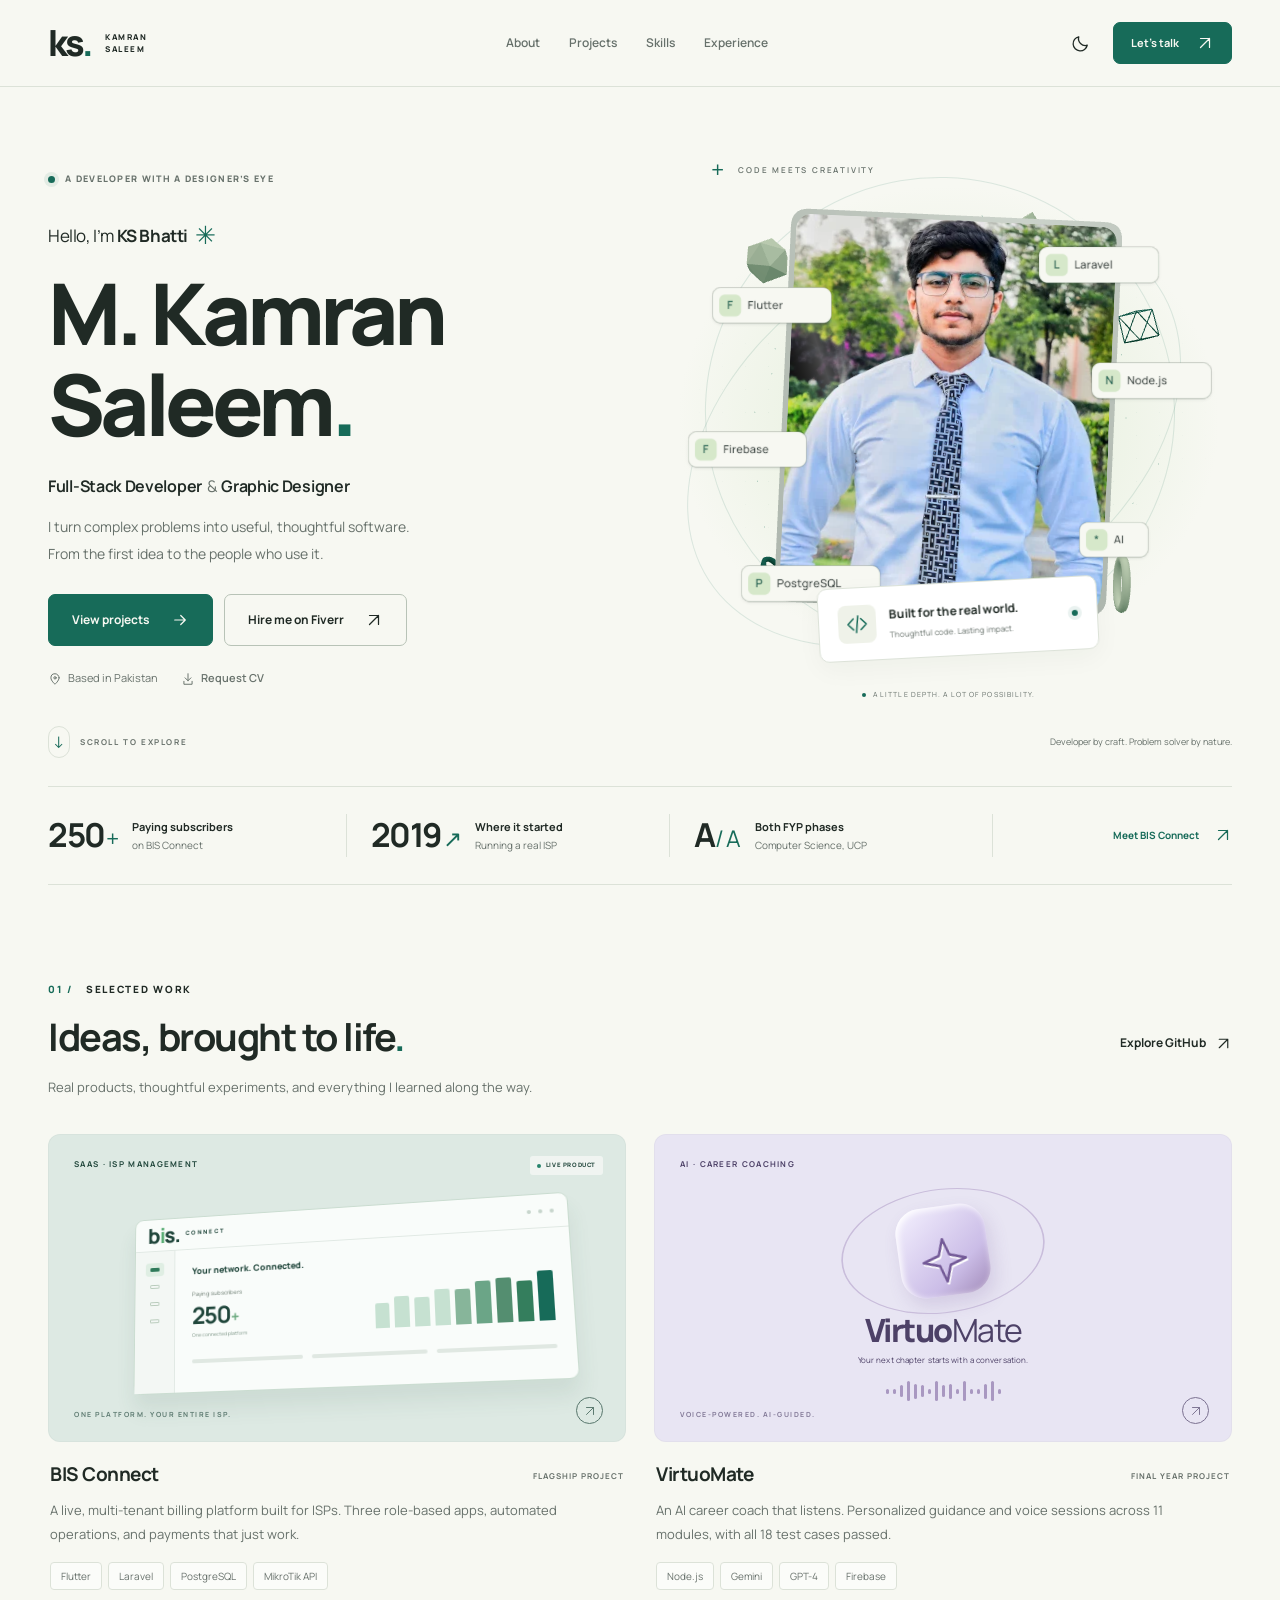
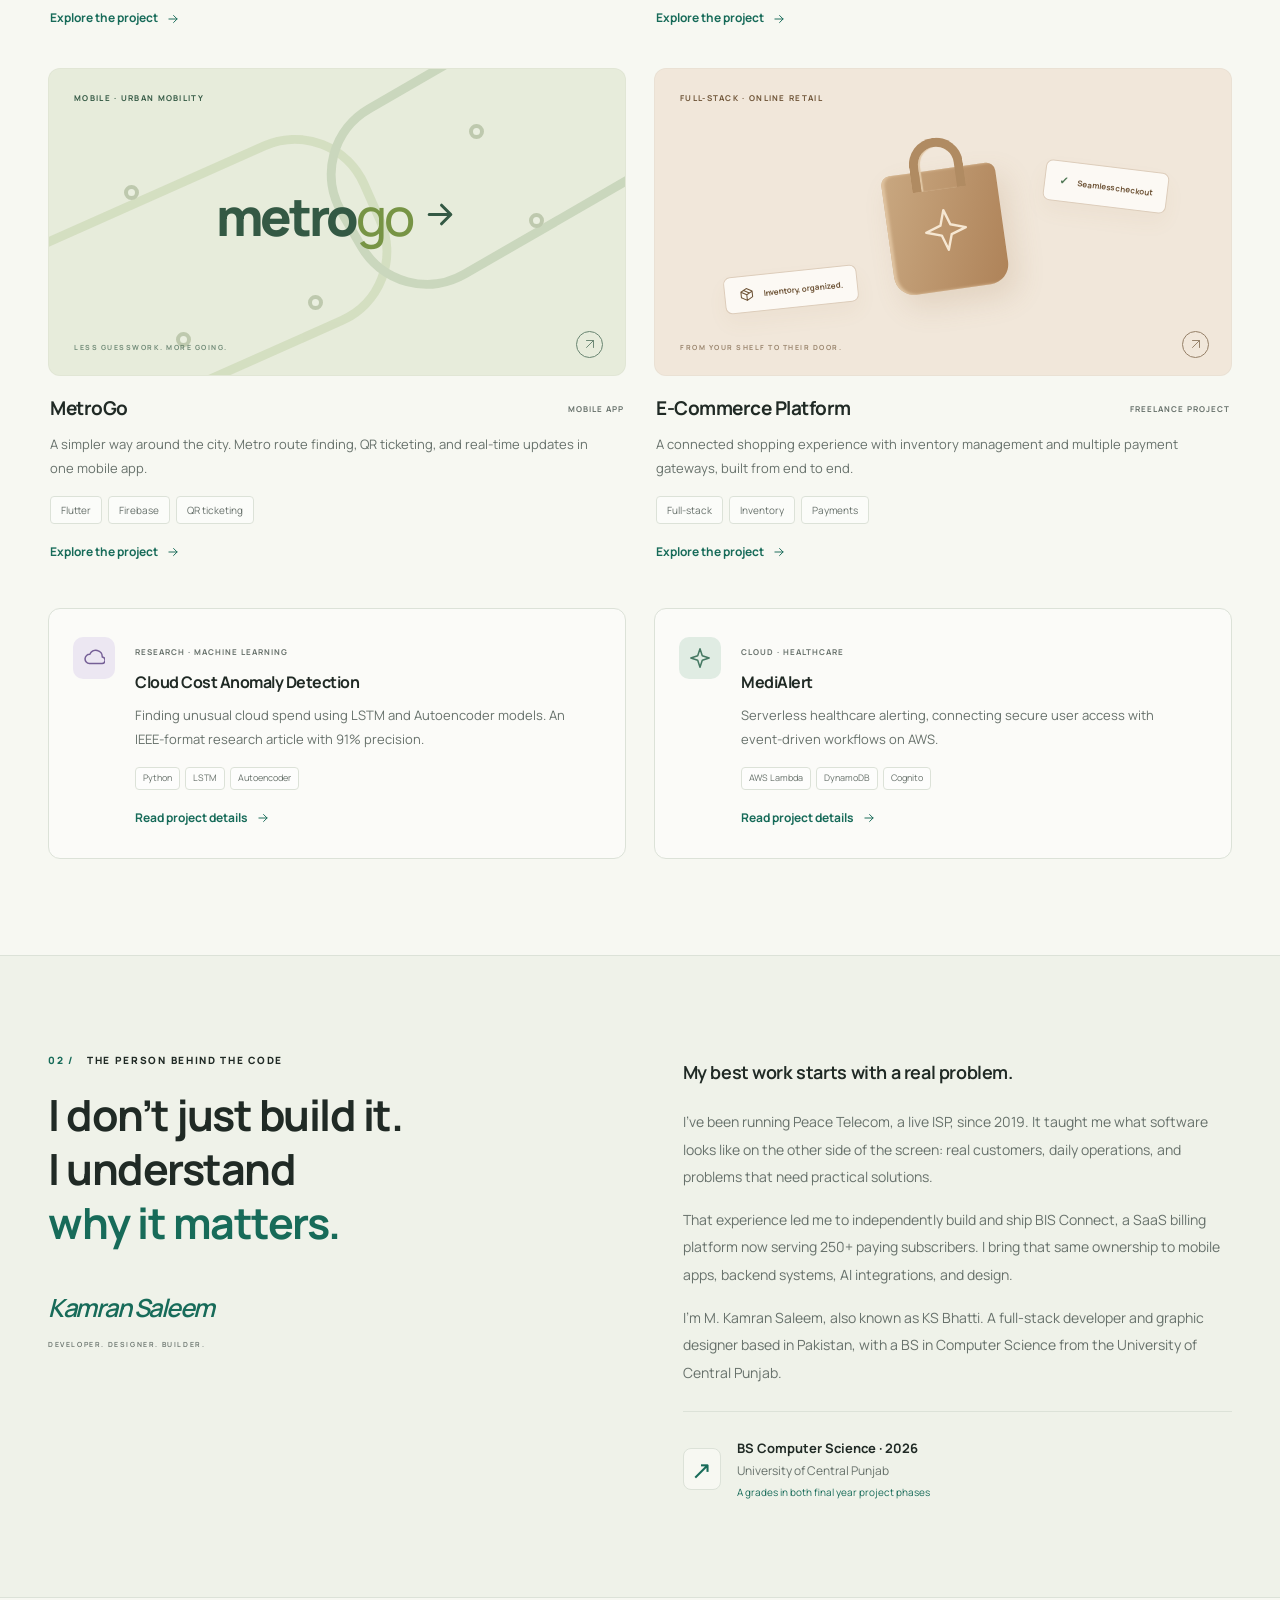
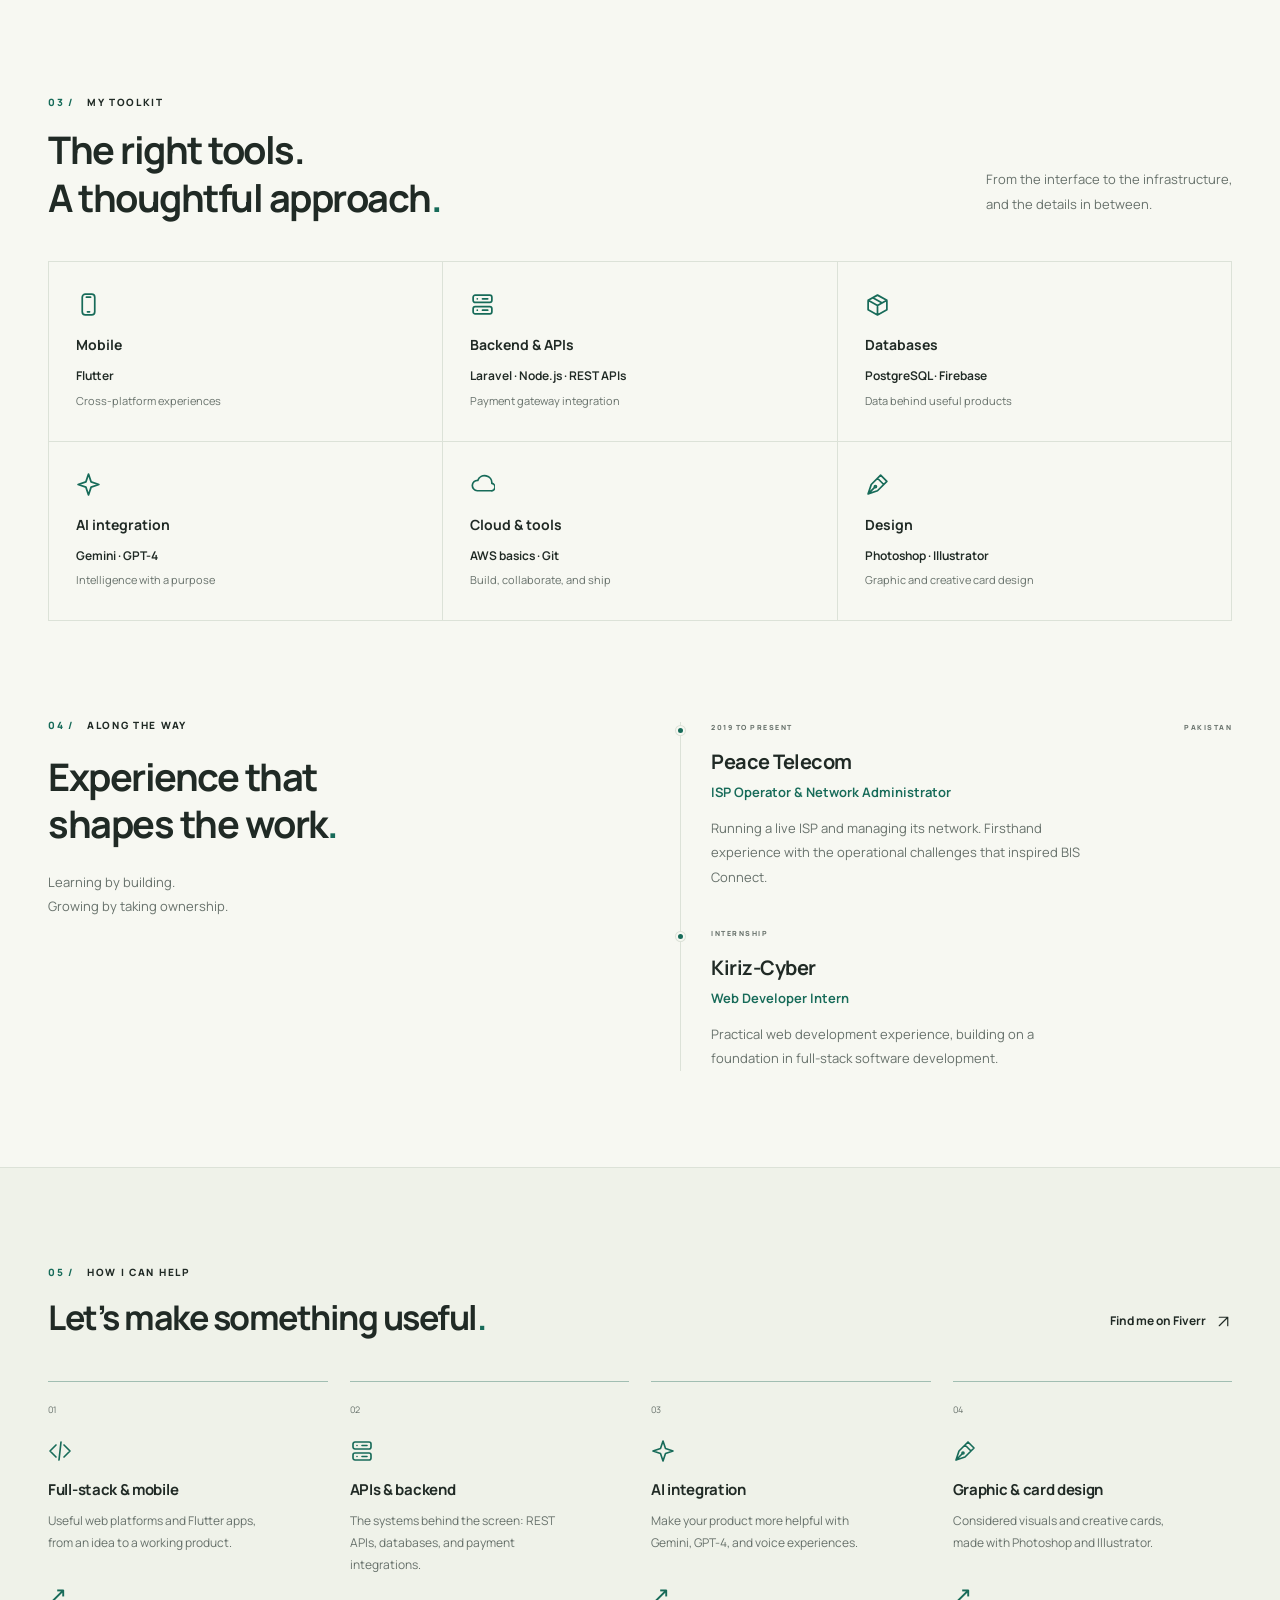
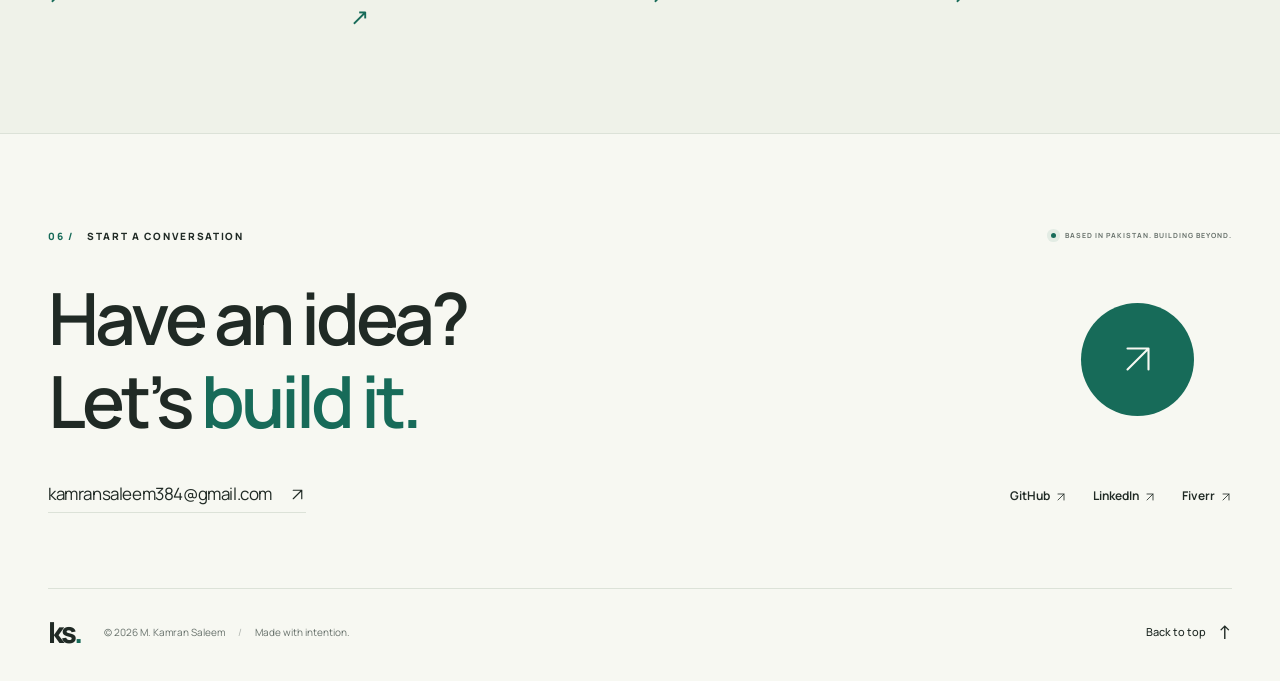
<file: index.html>
<!doctype html>
<html lang="en" data-theme="light">
<head>
  <meta charset="utf-8">
  <meta name="viewport" content="width=device-width, initial-scale=1">
  <meta name="theme-color" content="#f7f8f2">
  <meta name="description" content="M. Kamran Saleem (KS Bhatti), full-stack developer and graphic designer in Pakistan. Creator of BIS Connect, a live ISP billing platform serving 250+ paying subscribers.">
  <meta property="og:type" content="website">
  <meta property="og:title" content="M. Kamran Saleem | Developer & Designer">
  <meta property="og:description" content="Thoughtful code. Real-world impact. Explore full-stack, mobile, AI and design work by KS Bhatti.">
  <meta property="og:image" content="https://ks-bhatti.github.io/assets/profile.jpg">
  <meta property="og:image:alt" content="M. Kamran Saleem, developer and designer">
  <meta property="og:url" content="https://ks-bhatti.github.io/">
  <meta name="twitter:card" content="summary">
  <link rel="canonical" href="https://ks-bhatti.github.io/">
  <link rel="icon" href="assets/favicon.svg" type="image/svg+xml">
  <link rel="preload" href="assets/profile.webp" as="image" type="image/webp">
  <link rel="stylesheet" href="assets/css/style.css">
  <script>try{const t=localStorage.getItem('portfolio-theme');if(t==='dark'||t==='light')document.documentElement.dataset.theme=t;}catch{}</script>
  <script src="assets/js/app.js" defer></script>
  <script type="module" src="assets/js/scene.js"></script>
  <title>M. Kamran Saleem | Developer & Designer</title>
</head>
<body>
  <a class="skip-link" href="#main">Skip to content</a>
  <svg aria-hidden="true" class="icon-library" xmlns="http://www.w3.org/2000/svg" aria-hidden="true">
    <symbol id="i-arrow" viewBox="0 0 24 24"><path d="M5 12h14m-6-6 6 6-6 6"/></symbol>
    <symbol id="i-external" viewBox="0 0 24 24"><path d="M6 18 18 6M6 6h12v12"/></symbol>
    <symbol id="i-download" viewBox="0 0 24 24"><path d="M12 3v12m-5-5 5 5 5-5M5 16v5h14v-5"/></symbol>
    <symbol id="i-sun" viewBox="0 0 24 24"><circle cx="12" cy="12" r="4"/><path d="M12 2v2m0 16v2M2 12h2m16 0h2M5 5l1.5 1.5m11 11L19 19M5 19l1.5-1.5m11-11L19 5"/></symbol>
    <symbol id="i-moon" viewBox="0 0 24 24"><path d="M20.5 14.2A8.7 8.7 0 0 1 9.8 3.5 9 9 0 1 0 20.5 14.2Z"/></symbol>
    <symbol id="i-code" viewBox="0 0 24 24"><path d="m8 6-6 6 6 6m8-12 6 6-6 6m-3-15-2 18"/></symbol>
    <symbol id="i-mail" viewBox="0 0 24 24"><rect x="3" y="5" width="18" height="14" rx="2"/><path d="m3 6 9 7 9-7"/></symbol>
    <symbol id="i-github" viewBox="0 0 24 24"><path d="M9 19c-4 1-4-2-6-2m12 5v-4c0-1-.3-1.8-1-2 3-.4 6-1.5 6-6a5 5 0 0 0-1.5-3.5A5 5 0 0 0 18.4 3S17 2.6 14.5 4a14 14 0 0 0-5 0C7 2.6 5.6 3 5.6 3a5 5 0 0 0-.1 3.5A5 5 0 0 0 4 10c0 4.5 3 5.6 6 6-.7.2-1 1-1 2v4"/></symbol>
    <symbol id="i-linkedin" viewBox="0 0 24 24"><rect x="3" y="3" width="18" height="18" rx="3"/><path d="M7 10v7m0-10v.1M11 17v-7m0 3c0-4 6-4 6 0v4"/></symbol>
    <symbol id="i-pin" viewBox="0 0 24 24"><path d="M19 10c0 5-7 11-7 11S5 15 5 10a7 7 0 1 1 14 0Z"/><circle cx="12" cy="10" r="2"/></symbol>
    <symbol id="i-spark" viewBox="0 0 24 24"><path d="m12 2 2.5 7.5L22 12l-7.5 2.5L12 22l-2.5-7.5L2 12l7.5-2.5Z"/></symbol>
    <symbol id="i-box" viewBox="0 0 24 24"><path d="m12 3 9 5v9l-9 5-9-5V8l9-5ZM3 8l9 5 9-5m-9 5v9M7.5 5.5l9 5"/></symbol>
    <symbol id="i-mobile" viewBox="0 0 24 24"><rect x="6" y="2" width="12" height="20" rx="3"/><path d="M10 5h4m-3 14h2"/></symbol>
    <symbol id="i-server" viewBox="0 0 24 24"><rect x="3" y="3" width="18" height="7" rx="2"/><rect x="3" y="14" width="18" height="7" rx="2"/><path d="M7 6.5h.01M7 17.5h.01M12 6.5h5m-5 11h5"/></symbol>
    <symbol id="i-pen" viewBox="0 0 24 24"><path d="m15 3 6 6-9 9-9 3 3-9 9-9ZM12 6l6 6M3 21l6-6"/><circle cx="10" cy="14" r="1"/></symbol>
    <symbol id="i-cloud" viewBox="0 0 24 24"><path d="M7 18a5 5 0 1 1 .5-10A7 7 0 0 1 21 11a3.5 3.5 0 0 1-1 7H7Z"/></symbol>
  </svg>

  <header class="site-header">
    <div class="nav-wrap container">
      <a class="brand" href="#home" aria-label="KS Bhatti home">ks<span>.</span><span class="brand-name">KAMRAN SALEEM</span></a>
      <nav class="desktop-nav" aria-label="Main navigation">
        <a href="#about">About</a><a href="#projects">Projects</a><a href="#skills">Skills</a><a href="#experience">Experience</a>
      </nav>
      <div class="nav-actions">
        <button class="icon-button theme-toggle" type="button" aria-label="Switch to dark theme" title="Switch theme"><svg aria-hidden="true" class="icon moon"><use href="#i-moon"/></svg><svg aria-hidden="true" class="icon sun"><use href="#i-sun"/></svg></button>
        <a class="button button-small header-contact" href="#contact">Let’s talk <svg aria-hidden="true" class="icon"><use href="#i-external"/></svg></a>
        <button class="menu-toggle icon-button" aria-label="Open navigation" aria-controls="mobile-nav" aria-expanded="false"><span></span><span></span></button>
      </div>
    </div>
    <nav id="mobile-nav" class="mobile-nav" aria-label="Mobile navigation" hidden><a href="#about">About</a><a href="#projects">Projects</a><a href="#skills">Skills</a><a href="#experience">Experience</a><a href="#services">Services</a><a href="#contact">Contact</a></nav>
  </header>

  <main id="main">
    <section class="hero container" id="home" aria-labelledby="hero-title">
      <div class="hero-copy">
        <div class="eyebrow hero-eyebrow"><span class="status-dot"></span> A DEVELOPER WITH A DESIGNER’S EYE</div>
        <p class="hero-intro">Hello, I’m <span>KS Bhatti</span> <span class="wave" aria-hidden="true">✳</span></p>
        <h1 id="hero-title">M. Kamran<br>Saleem<span class="accent">.</span></h1>
        <p class="hero-role">Full-Stack Developer <span>&</span> Graphic Designer</p>
        <p class="hero-description">I turn complex problems into useful, thoughtful software. From the first idea to the people who use it.</p>
        <div class="hero-buttons"><a class="button" href="#projects">View projects <svg aria-hidden="true" class="icon"><use href="#i-arrow"/></svg></a><a class="button button-outline" href="https://www.fiverr.com/sellers/ks_thedeveloper" target="_blank" rel="noopener noreferrer">Hire me on Fiverr <svg aria-hidden="true" class="icon"><use href="#i-external"/></svg></a></div>
        <div class="hero-meta"><span><svg aria-hidden="true" class="icon"><use href="#i-pin"/></svg> Based in Pakistan</span><a class="text-link cv-link" href="mailto:kamransaleem384@gmail.com?subject=CV%20request" aria-describedby="cv-note"><svg aria-hidden="true" class="icon"><use href="#i-download"/></svg><span>Request CV</span></a></div>
        <span id="cv-note" class="sr-only">The CV download has not been added yet. Request a copy by email.</span>
      </div>
      <div class="hero-visual">
        <div class="scene-orbit orbit-one" aria-hidden="true"></div><div class="scene-orbit orbit-two" aria-hidden="true"></div>
        <div class="hero-corner-label"><span class="crosshair" aria-hidden="true">+</span> CODE MEETS CREATIVITY</div>
        <div id="hero-scene" role="img" aria-label="A floating portrait of M. Kamran Saleem surrounded by his development tools">
          <div class="portrait-fallback"><picture><source srcset="assets/profile.webp" type="image/webp"><img src="assets/profile.jpg" width="432" height="432" alt="M. Kamran Saleem wearing glasses, a light blue shirt and a patterned tie" fetchpriority="high"></picture></div>
        </div>
        <div class="portrait-caption"><span class="caption-icon"><svg aria-hidden="true" class="icon"><use href="#i-code"/></svg></span><div><strong>Built for the real world.</strong><span>Thoughtful code. Lasting impact.</span></div><span class="status-dot"></span></div>
        <div class="scene-bottom"><span><span class="tiny-dot"></span> A LITTLE DEPTH. A LOT OF POSSIBILITY.</span><button id="motion-toggle" class="motion-button" type="button" hidden>Enable motion</button></div>
      </div>
      <div class="hero-bottom"><a href="#projects" class="scroll-hint"><span>↓</span> SCROLL TO EXPLORE</a><span class="hero-note">Developer by craft. Problem solver by nature.</span></div>
    </section>

    <div class="proof-strip container" aria-label="Career highlights">
      <div><strong>250<span>+</span></strong><p>Paying subscribers<span>on BIS Connect</span></p></div>
      <div><strong>2019<span>↗</span></strong><p>Where it started<span>Running a real ISP</span></p></div>
      <div><strong>A<span>/ A</span></strong><p>Both FYP phases<span>Computer Science, UCP</span></p></div>
      <a href="https://ks-bhatti.github.io/bis-connect-web/" target="_blank" rel="noopener noreferrer" class="proof-link">Meet BIS Connect<svg aria-hidden="true" class="icon"><use href="#i-external"/></svg></a>
    </div>

    <section class="section projects-section container" id="projects" aria-labelledby="projects-title">
      <div class="section-heading reveal"><div><p class="eyebrow"><span>01 /</span> SELECTED WORK</p><h2 id="projects-title">Ideas, brought to life<span class="accent">.</span></h2></div><a class="text-link" href="https://github.com/ks-bhatti" target="_blank" rel="noopener noreferrer">Explore GitHub <svg aria-hidden="true" class="icon"><use href="#i-external"/></svg></a></div>
      <p class="section-lead reveal">Real products, thoughtful experiments, and everything I learned along the way.</p>
      <div class="project-grid">
        <article class="project-card reveal" data-project="bis">
          <a class="project-art art-bis" href="https://ks-bhatti.github.io/bis-connect-web/" target="_blank" rel="noopener noreferrer" aria-label="Visit the live BIS Connect website">
            <span class="art-label">SAAS · ISP MANAGEMENT</span><span class="live-pill"><span></span> LIVE PRODUCT</span>
            <div class="billing-window" aria-hidden="true"><div class="window-top"><span class="bis-logo">b<span>i</span>s.</span><span>CONNECT</span><i></i><i></i><i></i></div><div class="billing-content"><div class="billing-side"><span class="selected"></span><span></span><span></span><span></span></div><div class="billing-main"><div class="billing-greeting">Your network. Connected.</div><div class="billing-stats"><div><small>Paying subscribers</small><b>250<span>+</span></b><em>One connected platform</em></div><div class="chart-bars"><i></i><i></i><i></i><i></i><i></i><i></i><i></i><i></i><i></i></div></div><div class="billing-lines"><span></span><span></span><span></span></div></div></div></div>
            <span class="art-bottom">ONE PLATFORM. YOUR ENTIRE ISP.</span><span class="art-arrow"><svg aria-hidden="true" class="icon"><use href="#i-external"/></svg></span>
          </a>
          <div class="project-info"><div class="project-title-row"><h3>BIS Connect</h3><span class="project-type">FLAGSHIP PROJECT</span></div><p>A live, multi-tenant billing platform built for ISPs. Three role-based apps, automated operations, and payments that just work.</p><div class="tags"><span>Flutter</span><span>Laravel</span><span>PostgreSQL</span><span>MikroTik API</span></div><button class="project-detail-link text-link" data-open-project="bis">Explore the project <svg aria-hidden="true" class="icon"><use href="#i-arrow"/></svg></button></div>
        </article>
        <article class="project-card reveal" data-project="virtuo">
          <button class="project-art art-virtuo" data-open-project="virtuo" aria-label="Read about VirtuoMate">
            <span class="art-label">AI · CAREER COACHING</span><div class="virtuo-orb" aria-hidden="true"><span></span><svg aria-hidden="true" class="icon"><use href="#i-spark"/></svg></div><div class="virtuo-name">Virtuo<span>Mate</span></div><p class="art-subtitle">Your next chapter starts with a conversation.</p><div class="voice-wave" aria-hidden="true"><i></i><i></i><i></i><i></i><i></i><i></i><i></i><i></i><i></i><i></i><i></i><i></i><i></i><i></i><i></i><i></i><i></i></div><span class="art-bottom">VOICE-POWERED. AI-GUIDED.</span><span class="art-arrow"><svg aria-hidden="true" class="icon"><use href="#i-external"/></svg></span>
          </button>
          <div class="project-info"><div class="project-title-row"><h3>VirtuoMate</h3><span class="project-type">FINAL YEAR PROJECT</span></div><p>An AI career coach that listens. Personalized guidance and voice sessions across 11 modules, with all 18 test cases passed.</p><div class="tags"><span>Node.js</span><span>Gemini</span><span>GPT-4</span><span>Firebase</span></div><button class="project-detail-link text-link" data-open-project="virtuo">Explore the project <svg aria-hidden="true" class="icon"><use href="#i-arrow"/></svg></button></div>
        </article>
        <article class="project-card reveal" data-project="metro">
          <button class="project-art art-metro" data-open-project="metro" aria-label="Read about MetroGo"><span class="art-label">MOBILE · URBAN MOBILITY</span><div class="metro-map" aria-hidden="true"><span class="route route-one"></span><span class="route route-two"></span><i class="station s1"></i><i class="station s2"></i><i class="station s3"></i><i class="station s4"></i><i class="station s5"></i></div><div class="metro-brand">metro<span>go</span><svg aria-hidden="true" class="icon"><use href="#i-arrow"/></svg></div><span class="art-bottom">LESS GUESSWORK. MORE GOING.</span><span class="art-arrow"><svg aria-hidden="true" class="icon"><use href="#i-external"/></svg></span></button>
          <div class="project-info"><div class="project-title-row"><h3>MetroGo</h3><span class="project-type">MOBILE APP</span></div><p>A simpler way around the city. Metro route finding, QR ticketing, and real-time updates in one mobile app.</p><div class="tags"><span>Flutter</span><span>Firebase</span><span>QR ticketing</span></div><button class="project-detail-link text-link" data-open-project="metro">Explore the project <svg aria-hidden="true" class="icon"><use href="#i-arrow"/></svg></button></div>
        </article>
        <article class="project-card reveal" data-project="commerce">
          <button class="project-art art-commerce" data-open-project="commerce" aria-label="Read about the E-Commerce Platform"><span class="art-label">FULL-STACK · ONLINE RETAIL</span><div class="commerce-graphic" aria-hidden="true"><div class="shopping-bag"><span></span><svg aria-hidden="true" class="icon"><use href="#i-spark"/></svg></div><div class="order-chip"><span>✓</span> Seamless checkout</div><div class="inventory-chip"><svg aria-hidden="true" class="icon"><use href="#i-box"/></svg> Inventory, organized.</div></div><span class="art-bottom">FROM YOUR SHELF TO THEIR DOOR.</span><span class="art-arrow"><svg aria-hidden="true" class="icon"><use href="#i-external"/></svg></span></button>
          <div class="project-info"><div class="project-title-row"><h3>E-Commerce Platform</h3><span class="project-type">FREELANCE PROJECT</span></div><p>A connected shopping experience with inventory management and multiple payment gateways, built from end to end.</p><div class="tags"><span>Full-stack</span><span>Inventory</span><span>Payments</span></div><button class="project-detail-link text-link" data-open-project="commerce">Explore the project <svg aria-hidden="true" class="icon"><use href="#i-arrow"/></svg></button></div>
        </article>
        <article class="project-card compact-project reveal" data-project="cloud"><div class="compact-icon lavender"><svg aria-hidden="true" class="icon"><use href="#i-cloud"/></svg></div><div class="project-info"><span class="project-type">RESEARCH · MACHINE LEARNING</span><h3>Cloud Cost Anomaly Detection</h3><p>Finding unusual cloud spend using LSTM and Autoencoder models. An IEEE-format research article with 91% precision.</p><div class="tags"><span>Python</span><span>LSTM</span><span>Autoencoder</span></div><button class="project-detail-link text-link" data-open-project="cloud">Read project details <svg aria-hidden="true" class="icon"><use href="#i-arrow"/></svg></button></div></article>
        <article class="project-card compact-project reveal" data-project="medialert"><div class="compact-icon sage"><svg aria-hidden="true" class="icon"><use href="#i-spark"/></svg></div><div class="project-info"><span class="project-type">CLOUD · HEALTHCARE</span><h3>MediAlert</h3><p>Serverless healthcare alerting, connecting secure user access with event-driven workflows on AWS.</p><div class="tags"><span>AWS Lambda</span><span>DynamoDB</span><span>Cognito</span></div><button class="project-detail-link text-link" data-open-project="medialert">Read project details <svg aria-hidden="true" class="icon"><use href="#i-arrow"/></svg></button></div></article>
      </div>
    </section>

    <section class="about-section section" id="about" aria-labelledby="about-title"><div class="container about-grid">
      <div class="about-heading reveal"><p class="eyebrow"><span>02 /</span> THE PERSON BEHIND THE CODE</p><h2 id="about-title">I don’t just build it.<br>I understand<br><span class="accent">why it matters.</span></h2><div class="about-signature">Kamran Saleem<span>DEVELOPER. DESIGNER. BUILDER.</span></div></div>
      <div class="about-copy reveal"><p class="large-copy">My best work starts with a real problem.</p><p>I’ve been running Peace Telecom, a live ISP, since 2019. It taught me what software looks like on the other side of the screen: real customers, daily operations, and problems that need practical solutions.</p><p>That experience led me to independently build and ship BIS Connect, a SaaS billing platform now serving 250+ paying subscribers. I bring that same ownership to mobile apps, backend systems, AI integrations, and design.</p><p>I’m M. Kamran Saleem, also known as KS Bhatti. A full-stack developer and graphic designer based in Pakistan, with a BS in Computer Science from the University of Central Punjab.</p><div class="education-note"><span class="education-icon" aria-hidden="true">↗</span><div><strong>BS Computer Science · 2026</strong><span>University of Central Punjab</span><small>A grades in both final year project phases</small></div></div></div>
    </div></section>

    <section class="section container" id="skills" aria-labelledby="skills-title"><div class="section-heading reveal"><div><p class="eyebrow"><span>03 /</span> MY TOOLKIT</p><h2 id="skills-title">The right tools.<br>A thoughtful approach<span class="accent">.</span></h2></div><p class="heading-note">From the interface to the infrastructure,<br>and the details in between.</p></div>
      <div class="skills-grid">
        <div class="skill-group reveal"><svg aria-hidden="true" class="icon"><use href="#i-mobile"/></svg><h3>Mobile</h3><p>Flutter</p><span>Cross-platform experiences</span></div>
        <div class="skill-group reveal"><svg aria-hidden="true" class="icon"><use href="#i-server"/></svg><h3>Backend & APIs</h3><p>Laravel · Node.js · REST APIs</p><span>Payment gateway integration</span></div>
        <div class="skill-group reveal"><svg aria-hidden="true" class="icon"><use href="#i-box"/></svg><h3>Databases</h3><p>PostgreSQL · Firebase</p><span>Data behind useful products</span></div>
        <div class="skill-group reveal"><svg aria-hidden="true" class="icon"><use href="#i-spark"/></svg><h3>AI integration</h3><p>Gemini · GPT-4</p><span>Intelligence with a purpose</span></div>
        <div class="skill-group reveal"><svg aria-hidden="true" class="icon"><use href="#i-cloud"/></svg><h3>Cloud & tools</h3><p>AWS basics · Git</p><span>Build, collaborate, and ship</span></div>
        <div class="skill-group reveal"><svg aria-hidden="true" class="icon"><use href="#i-pen"/></svg><h3>Design</h3><p>Photoshop · Illustrator</p><span>Graphic and creative card design</span></div>
      </div>
    </section>

    <section class="section container experience-section" id="experience" aria-labelledby="experience-title"><div class="experience-intro reveal"><p class="eyebrow"><span>04 /</span> ALONG THE WAY</p><h2 id="experience-title">Experience that<br>shapes the work<span class="accent">.</span></h2><p>Learning by building.<br>Growing by taking ownership.</p></div><div class="timeline">
      <article class="timeline-item reveal"><span class="timeline-dot"></span><div class="timeline-top"><span>2019 TO PRESENT</span><span>PAKISTAN</span></div><h3>Peace Telecom</h3><p class="timeline-role">ISP Operator & Network Administrator</p><p>Running a live ISP and managing its network. Firsthand experience with the operational challenges that inspired BIS Connect.</p></article>
      <article class="timeline-item reveal"><span class="timeline-dot"></span><div class="timeline-top"><span>INTERNSHIP</span></div><h3>Kiriz-Cyber</h3><p class="timeline-role">Web Developer Intern</p><p>Practical web development experience, building on a foundation in full-stack software development.</p></article>
    </div></section>

    <section class="section services-section" id="services" aria-labelledby="services-title"><div class="container"><div class="section-heading reveal"><div><p class="eyebrow"><span>05 /</span> HOW I CAN HELP</p><h2 id="services-title">Let’s make something useful<span class="accent">.</span></h2></div><a class="text-link" href="https://www.fiverr.com/sellers/ks_thedeveloper" target="_blank" rel="noopener noreferrer">Find me on Fiverr <svg aria-hidden="true" class="icon"><use href="#i-external"/></svg></a></div><div class="service-grid">
      <a class="service-item reveal" href="mailto:kamransaleem384@gmail.com?subject=Full-stack%20and%20mobile%20project"><span class="service-number">01</span><svg aria-hidden="true" class="icon"><use href="#i-code"/></svg><h3>Full-stack & mobile</h3><p>Useful web platforms and Flutter apps, from an idea to a working product.</p><span class="service-arrow">↗</span></a>
      <a class="service-item reveal" href="mailto:kamransaleem384@gmail.com?subject=API%20and%20backend%20project"><span class="service-number">02</span><svg aria-hidden="true" class="icon"><use href="#i-server"/></svg><h3>APIs & backend</h3><p>The systems behind the screen: REST APIs, databases, and payment integrations.</p><span class="service-arrow">↗</span></a>
      <a class="service-item reveal" href="mailto:kamransaleem384@gmail.com?subject=AI%20integration%20project"><span class="service-number">03</span><svg aria-hidden="true" class="icon"><use href="#i-spark"/></svg><h3>AI integration</h3><p>Make your product more helpful with Gemini, GPT-4, and voice experiences.</p><span class="service-arrow">↗</span></a>
      <a class="service-item reveal" href="mailto:kamransaleem384@gmail.com?subject=Graphic%20design%20project"><span class="service-number">04</span><svg aria-hidden="true" class="icon"><use href="#i-pen"/></svg><h3>Graphic & card design</h3><p>Considered visuals and creative cards, made with Photoshop and Illustrator.</p><span class="service-arrow">↗</span></a>
    </div></div></section>

    <section class="contact-section section container" id="contact" aria-labelledby="contact-title"><div class="contact-top reveal"><p class="eyebrow"><span>06 /</span> START A CONVERSATION</p><span><span class="status-dot"></span> BASED IN PAKISTAN. BUILDING BEYOND.</span></div><div class="contact-main reveal"><h2 id="contact-title">Have an idea?<br>Let’s <span>build it.</span></h2><a class="contact-circle" href="mailto:kamransaleem384@gmail.com" aria-label="Email Kamran about your project"><svg aria-hidden="true" class="icon"><use href="#i-external"/></svg></a></div><div class="contact-bottom reveal"><a class="email-link" href="mailto:kamransaleem384@gmail.com">kamransaleem384@gmail.com <svg aria-hidden="true" class="icon"><use href="#i-external"/></svg></a><div class="social-links"><a href="https://github.com/ks-bhatti" target="_blank" rel="noopener noreferrer">GitHub <svg aria-hidden="true" class="icon"><use href="#i-external"/></svg></a><a href="https://www.linkedin.com/in/kamransaleem-dev" target="_blank" rel="noopener noreferrer">LinkedIn <svg aria-hidden="true" class="icon"><use href="#i-external"/></svg></a><a href="https://www.fiverr.com/sellers/ks_thedeveloper" target="_blank" rel="noopener noreferrer">Fiverr <svg aria-hidden="true" class="icon"><use href="#i-external"/></svg></a></div></div></section>
  </main>
  <footer class="footer container"><a class="brand" href="#home" aria-label="Back to the top">ks<span>.</span></a><p>© <span id="year">2026</span> M. Kamran Saleem<span class="footer-separator">/</span>Made with intention.</p><a class="text-link" href="#home">Back to top <span>↑</span></a></footer>

  <dialog id="project-dialog" aria-labelledby="dialog-title"><button class="dialog-close icon-button" aria-label="Close project details">×</button><p class="eyebrow" id="dialog-type"></p><h2 id="dialog-title"></h2><p id="dialog-description"></p><ul id="dialog-points"></ul><div class="tags" id="dialog-tags"></div><div class="dialog-actions" id="dialog-actions"></div></dialog>
  <div id="announcement" class="sr-only" role="status" aria-live="polite"></div>
</body>
</html>
</file>
<file: assets/css/style.css>
@font-face{font-family:Manrope;src:url('../fonts/manrope-latin-variable.woff2') format('woff2');font-style:normal;font-weight:400 800;font-display:swap}
:root{--bg:#f7f8f2;--surface:#fff;--surface-soft:#eff2e9;--text:#202a25;--muted:#67716b;--accent:#176b59;--accent-hover:#105242;--mint:#d6e8ca;--line:#dce2d8;--header:rgba(247,248,242,.92);--shadow:0 20px 60px #24392a0a;--radius:16px;color-scheme:light;scroll-behavior:smooth;scroll-padding-top:100px}
:root[data-theme=dark]{--bg:#111b18;--surface:#18251f;--surface-soft:#1b2b24;--text:#edf2e8;--muted:#a8b8ae;--accent:#a6d7b2;--accent-hover:#c9e7cc;--mint:#274635;--line:#304036;--header:rgba(17,27,24,.94);--shadow:0 20px 60px #0002;color-scheme:dark}
*{box-sizing:border-box}body{margin:0;background:var(--bg);color:var(--text);font-family:Manrope,Arial,sans-serif;font-size:15px;line-height:1.7;-webkit-font-smoothing:antialiased}a{color:inherit;text-decoration:none}button{font:inherit;color:inherit;cursor:pointer}button,a{-webkit-tap-highlight-color:transparent}button{border:0;background:none}button:disabled{cursor:not-allowed}img{display:block;max-width:100%}h1,h2,h3,p{margin:0}h1,h2,h3{line-height:1.15;font-weight:700}button:focus-visible,a:focus-visible{outline:3px solid var(--accent);outline-offset:5px}::selection{background:var(--mint);color:var(--text)}[hidden]{display:none!important}.container{width:min(1184px,calc(100% - 96px));margin-inline:auto}.icon{width:22px;height:22px;fill:none;stroke:currentColor;stroke-width:1.65;stroke-linecap:round;stroke-linejoin:round;flex:none;vertical-align:middle}.icon-library{position:absolute;width:0;height:0;overflow:hidden}.sr-only{position:absolute;width:1px;height:1px;padding:0;margin:-1px;overflow:hidden;clip:rect(0,0,0,0);white-space:nowrap;border:0}.skip-link{position:fixed;top:12px;left:12px;z-index:100;background:var(--accent);color:var(--bg);padding:10px 20px;transform:translateY(-150%);border-radius:8px}.skip-link:focus{transform:translateY(0)}.accent{color:var(--accent)}.eyebrow{font-size:10px;font-weight:800;letter-spacing:1.7px;display:flex;gap:13px;align-items:center;line-height:1.6}.eyebrow>span:first-child:not(.status-dot){color:var(--accent)}.status-dot{display:inline-block;width:7px;height:7px;background:var(--accent);border-radius:100%;box-shadow:0 0 0 4px color-mix(in srgb,var(--accent) 9%,transparent);flex:none}.text-link{display:inline-flex;align-items:center;gap:9px;font-size:12px;font-weight:700;line-height:1.7;padding:2px 0}.text-link .icon{width:17px;height:17px}.text-link:hover{color:var(--accent)}.button{display:inline-flex;align-items:center;justify-content:center;gap:21px;padding:16px 23px;border:1px solid var(--accent);border-radius:7px;background:var(--accent);color:var(--bg);font-weight:700;font-size:12px;line-height:1.5;transition:background .2s,transform .2s;white-space:nowrap}.button:hover{background:var(--accent-hover);transform:translateY(-2px)}.button .icon{width:18px;height:18px}.button-outline{background:transparent;color:var(--text);border-color:#b8c3b7}.button-outline:hover{background:var(--surface-soft)}.button-small{font-size:11px;padding:11px 17px;gap:17px}.icon-button{display:grid;place-items:center;width:39px;height:39px;border:1px solid var(--line);border-radius:100%;background:transparent}.icon-button:hover{background:var(--surface-soft)}
.site-header{position:sticky;top:0;z-index:30;background:var(--header);backdrop-filter:blur(20px);border-bottom:1px solid var(--line)}.nav-wrap{display:flex;align-items:center;justify-content:space-between;height:86px}.brand{display:inline-flex;align-items:center;font-size:36px;letter-spacing:-3px;font-weight:800;line-height:1}.brand>span:first-child{color:var(--accent)}.brand-name{font-size:8px;line-height:1.5;letter-spacing:1.6px;font-weight:800;margin-left:14px;max-width:70px}.desktop-nav{display:flex;align-items:center;gap:29px;margin-left:38px}.desktop-nav a{font-size:11px;font-weight:600;color:var(--muted);transition:color .2s}.desktop-nav a:hover,.desktop-nav a.active{color:var(--accent)}.nav-actions{display:flex;gap:13px;align-items:center}.theme-toggle{border:0}.theme-toggle .icon{width:19px;height:19px}.theme-toggle .sun{display:none}[data-theme=dark] .theme-toggle .moon{display:none}[data-theme=dark] .theme-toggle .sun{display:block}.menu-toggle,.mobile-nav{display:none}
.hero{position:relative;display:grid;grid-template-columns:1.04fr 1fr;column-gap:28px;padding-top:50px;padding-bottom:24px}.hero-copy{padding-top:35px;position:relative;z-index:2}.hero-eyebrow{font-size:9px;letter-spacing:1.3px;gap:10px;color:var(--muted)}.hero-intro{font-size:17px;margin-top:28px;letter-spacing:-.4px}.hero-intro>span:first-child{font-weight:700}.wave{font-size:25px;color:var(--accent);margin-left:4px;vertical-align:-2px}.hero h1{font-size:clamp(62px,6.65vw,89px);font-weight:800;line-height:1.07;letter-spacing:-5px;margin-top:10px}.hero-role{font-size:15px;letter-spacing:-.3px;font-weight:650;margin-top:24px}.hero-role>span{font-weight:400;color:var(--muted);padding:0 2px}.hero-description{font-size:13px;line-height:1.9;color:var(--muted);max-width:380px;margin-top:14px}.hero-buttons{display:flex;gap:11px;margin-top:27px}.hero-meta{display:flex;gap:23px;align-items:center;margin-top:21px;font-size:10px;color:var(--muted)}.hero-meta>span{display:flex;gap:6px;align-items:center}.hero-meta .icon{width:14px;height:14px}.hero-meta .text-link{font-size:10px;font-weight:600;gap:6px}.hero-visual{position:relative;min-width:0;height:566px;isolation:isolate}.hero-visual:before{content:'';position:absolute;inset:5% -2% 4%;z-index:-2;background:radial-gradient(ellipse at center,color-mix(in srgb,var(--mint) 72%,transparent) 0,transparent 65%);border-radius:100%}.hero-visual:after{content:'';position:absolute;inset:10% 0 8%;background-image:radial-gradient(var(--accent) .7px,transparent .7px);background-size:23px 23px;opacity:.12;mask-image:radial-gradient(ellipse,#000 20%,transparent 68%);z-index:-1;pointer-events:none}.hero-corner-label{position:absolute;top:13px;left:46px;font-size:8px;font-weight:600;letter-spacing:1.8px;color:var(--muted);display:flex;align-items:center;gap:12px;z-index:2}.crosshair{font-size:23px;font-weight:400;color:var(--accent)}#hero-scene{position:absolute;inset:0;height:100%;width:100%;z-index:1}#hero-scene canvas{position:absolute;inset:0;display:block;width:100%;height:100%;transition:opacity .35s}.portrait-fallback{position:absolute;inset:70px auto auto 50%;width:65%;height:390px;transform:translateX(-50%) rotate(-5deg);border-radius:20px;overflow:hidden;border:7px solid var(--surface);box-shadow:0 24px 55px #142b262a;transition:opacity .3s,transform .2s}.portrait-fallback picture,.portrait-fallback img{height:100%;width:100%;object-fit:cover}.portrait-fallback img{object-position:center}.scene-ready .portrait-fallback{opacity:0;pointer-events:none}.scene-orbit{position:absolute;border:1px solid color-mix(in srgb,var(--accent) 13%,transparent);border-radius:100%;pointer-events:none}.orbit-one{width:95%;height:65%;top:20%;left:0;transform:rotate(-33deg)}.orbit-two{width:83%;height:83%;top:7%;left:7%;transform:rotate(24deg)}.portrait-caption{position:absolute;z-index:3;bottom:47px;left:27%;display:flex;gap:13px;align-items:center;padding:17px 19px;background:var(--surface);border:1px solid var(--line);border-radius:10px;box-shadow:0 8px 26px #142b260a;transform:rotate(-3deg);width:280px;pointer-events:none}.caption-icon{width:38px;height:38px;display:grid;place-items:center;border-radius:8px;background:var(--surface-soft);color:var(--accent)}.portrait-caption strong{font-size:12px;display:block}.portrait-caption div>span{display:block;font-size:8px;color:var(--muted);margin-top:3px}.portrait-caption>.status-dot{width:6px;height:6px;margin-left:auto}.scene-bottom{position:absolute;bottom:2px;left:0;width:100%;display:flex;align-items:center;justify-content:center;gap:12px;z-index:4}.scene-bottom>span{font-size:7px;letter-spacing:1.1px;color:var(--muted);display:flex;align-items:center;gap:7px}.tiny-dot{width:4px;height:4px;display:inline-block;border-radius:50%;background:var(--accent)}.motion-button{font-size:8px;text-decoration:underline;position:relative;z-index:5}.hero-bottom{grid-column:1/-1;display:flex;align-items:center;justify-content:space-between;margin-top:23px;padding-bottom:4px}.scroll-hint{font-size:8px;letter-spacing:1.6px;font-weight:700;color:var(--muted);display:flex;align-items:center;gap:10px}.scroll-hint>span{font-size:16px;border:1px solid var(--line);width:22px;height:32px;border-radius:20px;display:grid;place-items:center;color:var(--accent);font-weight:400}.hero-note{font-size:9px;color:var(--muted)}
.proof-strip{border-top:1px solid var(--line);border-bottom:1px solid var(--line);display:grid;grid-template-columns:1fr 1fr 1fr .72fr;padding:27px 0;gap:24px}.proof-strip>div{display:flex;gap:15px;align-items:center;border-right:1px solid var(--line)}.proof-strip strong{font-size:33px;font-weight:700;letter-spacing:-1.5px;line-height:1.3}.proof-strip strong>span{font-size:23px;font-weight:400;color:var(--accent);margin-left:1px}.proof-strip p{font-size:10px;font-weight:700;line-height:1.8}.proof-strip p>span{display:block;color:var(--muted);font-size:9px;font-weight:400}.proof-link{display:flex;align-items:center;justify-content:flex-end;gap:15px;font-size:10px;font-weight:700;color:var(--accent)}.proof-link .icon{width:18px;height:18px}
.section{padding-block:96px}.section-heading{display:flex;align-items:flex-end;justify-content:space-between;gap:28px}.section-heading h2{margin-top:16px}.section h2{font-size:38px;letter-spacing:-1.5px;line-height:1.25}.section-heading>.text-link{margin-bottom:5px;flex:none}.section-lead{font-size:12px;color:var(--muted);margin-top:16px}.project-grid{display:grid;grid-template-columns:1fr 1fr;gap:37px 28px;margin-top:36px}.project-card{min-width:0;transition:transform .25s;transform-style:preserve-3d;will-change:auto}.project-art{position:relative;display:block;width:100%;height:308px;overflow:hidden;border-radius:12px;text-align:left;padding:25px;isolation:isolate;border:1px solid #202a2508;transition:box-shadow .25s}.project-art:hover{box-shadow:0 14px 28px #142b2615}.art-label{position:absolute;top:22px;left:25px;font-size:8px;letter-spacing:1.3px;font-weight:700}.art-bottom{position:absolute;bottom:21px;left:25px;font-size:7px;letter-spacing:1.5px;font-weight:700;opacity:.65}.art-arrow{position:absolute;bottom:17px;right:22px;border:1px solid currentColor;border-radius:100%;width:27px;height:27px;display:grid;place-items:center;opacity:.7}.art-arrow .icon{width:14px;height:14px}.art-bis{background:#dde9e3;color:#20463b}.live-pill{position:absolute;top:21px;right:22px;display:flex;align-items:center;gap:5px;font-size:6px;font-weight:800;letter-spacing:.6px;border-radius:3px;background:#f8faf8b3;padding:4px 7px}.live-pill span{width:4px;height:4px;background:#26846c;border-radius:50%}.billing-window{position:absolute;left:13%;top:69px;width:77%;height:183px;background:#f9fcfa;border:1px solid #cadcd0;border-radius:9px;box-shadow:0 16px 20px #35634918;transform:perspective(900px) rotateY(-9deg) rotateX(9deg) rotateZ(-3deg);color:#20463b}.window-top{display:flex;align-items:center;gap:7px;border-bottom:1px solid #e1e9e4;padding:8px 13px;height:34px}.bis-logo{font-size:22px;font-weight:800;letter-spacing:-1.5px;line-height:1}.bis-logo>span{color:#58ad74}.window-top>span:nth-child(2){font-size:6px;font-weight:800;letter-spacing:2px;margin-right:auto}.window-top>i{width:4px;height:4px;border-radius:50%;background:#c7d5cc}.billing-content{display:flex;height:calc(100% - 34px)}.billing-side{width:43px;border-right:1px solid #e1e9e4;display:flex;flex-direction:column;align-items:center;padding-top:17px;gap:14px;background:#f3f7f4}.billing-side>span{width:10px;height:4px;border:1px solid #b8cbbb;border-radius:1px}.billing-side .selected{background:#2f7a5a;border-color:#2f7a5a;box-shadow:0 0 0 5px #dfeee3}.billing-main{padding:15px 18px;flex:1}.billing-greeting{font-size:9px;font-weight:800}.billing-stats{display:flex;justify-content:space-between;margin-top:12px}.billing-stats small{display:block;font-size:6px;color:#6d7d72}.billing-stats b{font-size:24px;line-height:1.4;display:block;letter-spacing:-1px}.billing-stats b>span{font-size:16px;color:#67a77b}.billing-stats em{font-size:5px;display:block;color:#799282;font-style:normal}.chart-bars{display:flex;gap:5px;align-items:flex-end;width:48%;padding-bottom:10px}.chart-bars i{height:25px;width:10%;background:#c6e1d1;border-radius:2px 2px 0 0}.chart-bars i:nth-child(2){height:31px}.chart-bars i:nth-child(3){height:29px}.chart-bars i:nth-child(4){height:36px}.chart-bars i:nth-child(5){height:35px;background:#87b59a}.chart-bars i:nth-child(6){height:42px;background:#6ba587}.chart-bars i:nth-child(7){height:44px;background:#548e70}.chart-bars i:nth-child(8){height:40px;background:#347e5d}.chart-bars i:nth-child(9){height:49px;background:#176b59}.billing-lines{display:flex;gap:9px;margin-top:13px}.billing-lines>span{height:4px;background:#e0e8e2;border-radius:4px;width:32%}.art-virtuo{background:#e8e5f3;color:#4d4167}.virtuo-orb{width:90px;height:90px;margin:32px auto 0;display:grid;place-items:center;position:relative;border-radius:25px;transform:rotate(-8deg);background:linear-gradient(140deg,#f5f2ff,#cbbde7 68%,#a18ab8);box-shadow:inset 2px 2px 7px #fff,4px 9px 18px #6c4b9429}.virtuo-orb:before{content:'';position:absolute;inset:-17px;border:1px solid #c9bddb;border-radius:50%;transform:scaleX(1.65) rotate(-18deg);z-index:-1}.virtuo-orb .icon{width:51px;height:51px;stroke-width:1.2;color:#735997;filter:drop-shadow(1px 2px 0 #fff)}.virtuo-name{font-size:32px;font-weight:800;text-align:center;letter-spacing:-1.5px;margin-top:12px;line-height:1.4}.virtuo-name span{font-weight:400}.art-subtitle{text-align:center;font-size:8px;letter-spacing:.1px}.voice-wave{display:flex;height:24px;gap:4px;justify-content:center;align-items:center;margin-top:13px}.voice-wave i{width:3px;height:5px;border-radius:5px;background:#a998c1}.voice-wave i:nth-child(3n){height:12px}.voice-wave i:nth-child(4n){height:20px}.voice-wave i:nth-child(5n){height:15px}.project-info{padding:22px 2px 0}.project-title-row{display:flex;align-items:center;justify-content:space-between;gap:12px}.project-info h3{font-size:19px;letter-spacing:-.5px}.project-type{font-size:7px;font-weight:700;letter-spacing:1px;color:var(--muted)}.project-info>p{font-size:11px;line-height:1.85;color:var(--muted);margin-top:12px;max-width:96%}.tags{display:flex;flex-wrap:wrap;gap:6px;margin-top:16px}.tags span{font-size:8px;line-height:1.4;padding:6px 10px;border:1px solid var(--line);border-radius:4px;color:var(--muted);background:color-mix(in srgb,var(--surface) 50%,transparent)}.project-detail-link{margin-top:16px;font-size:10px;gap:8px;color:var(--accent)}.project-detail-link .icon{width:14px;height:14px}.art-metro{background:#e7ecdb;color:#345944}.metro-brand{position:absolute;top:112px;left:50%;transform:translateX(-50%);font-size:52px;letter-spacing:-3px;font-weight:800;line-height:1.4;white-space:nowrap}.metro-brand>span{color:#779445;font-weight:500}.metro-brand>.icon{width:37px;height:37px;stroke-width:2;margin-left:10px;vertical-align:3px}.metro-map{position:absolute;inset:0;opacity:.47}.route{position:absolute;border:9px solid #c0d0a5;border-radius:80px;width:410px;height:200px}.route-one{left:-65px;top:115px;transform:rotate(-24deg)}.route-two{right:-105px;top:-40px;transform:rotate(-30deg);border-color:#aabf9c}.station{position:absolute;width:15px;height:15px;background:#edf2e5;border:4px solid #91a27b;border-radius:50%}.s1{left:13%;top:38%}.s2{left:22%;top:86%}.s3{left:45%;top:74%}.s4{left:73%;top:18%}.s5{right:14%;top:47%}.art-commerce{background:#f1e7da;color:#6e5437}.commerce-graphic{position:absolute;inset:0}.shopping-bag{position:absolute;width:115px;height:121px;border-radius:9px 9px 20px 20px;background:linear-gradient(110deg,#c9a881,#ae8258);left:calc(50% - 55px);top:100px;transform:rotate(-8deg);box-shadow:inset 3px 0 3px #e0c4a1,8px 14px 28px #9f784c2b;display:grid;place-items:center}.shopping-bag>span{position:absolute;width:54px;height:52px;top:-32px;left:30px;border:9px solid #b08b62;border-bottom:0;border-radius:30px 30px 0 0;box-shadow:inset 2px 0 1px #e1c7a5}.shopping-bag>.icon{width:48px;height:48px;color:#f6e7d2;stroke-width:1.2}.order-chip,.inventory-chip{display:flex;align-items:center;gap:9px;position:absolute;padding:10px 14px;border:1px solid #ddcdbb;background:#fcf9f4;border-radius:7px;font-size:8px;font-weight:700;box-shadow:0 10px 20px #9f784c0e}.order-chip{top:97px;right:11%;transform:rotate(7deg)}.order-chip>span{color:#4f7754;font-size:11px}.inventory-chip{left:12%;bottom:67px;transform:rotate(-6deg)}.inventory-chip>.icon{width:15px;height:15px}.compact-project{display:flex;gap:20px;padding:28px 24px;border:1px solid var(--line);border-radius:12px;background:color-mix(in srgb,var(--surface) 50%,transparent);margin-top:7px}.compact-project .project-info{padding:0}.compact-project h3{margin-top:10px;font-size:16px}.compact-project .project-info>p{font-size:10px}.compact-project .tags{gap:5px}.compact-project .tags span{font-size:7px;padding:4px 7px}.compact-icon{width:42px;height:42px;display:grid;place-items:center;border-radius:10px;flex:none}.lavender{color:#755f96;background:#ece7f2}.sage{color:#457862;background:#e0ece3}
.about-section{background:var(--surface-soft);border-block:1px solid var(--line)}.about-grid{display:grid;grid-template-columns:1fr 1fr;gap:85px}.about-heading h2{margin-top:20px;font-size:43px}.about-signature{font-size:25px;letter-spacing:-1.5px;margin-top:38px;font-weight:600;font-style:italic;color:var(--accent)}.about-signature>span{display:block;font-size:7px;font-style:normal;letter-spacing:1.6px;margin-top:9px;color:var(--muted);font-weight:600}.about-copy>p{font-size:12px;color:var(--muted);margin-bottom:16px;line-height:1.95}.about-copy>.large-copy{font-size:18px;letter-spacing:-.4px;font-weight:650;color:var(--text);margin-top:3px;margin-bottom:18px}.education-note{display:flex;align-items:center;gap:16px;margin-top:25px;border-top:1px solid var(--line);padding-top:25px}.education-icon{width:38px;height:42px;display:grid;place-items:center;background:var(--bg);border:1px solid var(--line);font-size:25px;color:var(--accent);border-radius:8px}.education-note strong{font-size:11px;display:block}.education-note div>span{font-size:10px;display:block;color:var(--muted);margin-top:2px}.education-note small{font-size:8px;display:block;color:var(--accent);margin-top:3px}.heading-note{font-size:11px;color:var(--muted);margin-bottom:5px;line-height:1.9}.skills-grid{display:grid;grid-template-columns:1fr 1fr 1fr;margin-top:40px;border-top:1px solid var(--line);border-left:1px solid var(--line)}.skill-group{padding:30px 27px;border-right:1px solid var(--line);border-bottom:1px solid var(--line)}.skill-group>.icon{color:var(--accent);width:25px;height:25px;margin-bottom:20px}.skill-group h3{font-size:14px;margin-bottom:13px}.skill-group p{font-size:10px;font-weight:650}.skill-group>span{font-size:9px;color:var(--muted);display:block;margin-top:5px}.experience-section{display:grid;grid-template-columns:1fr 1fr;gap:80px;padding-top:0}.experience-intro h2{margin-top:20px}.experience-intro>p:last-child{font-size:11px;color:var(--muted);margin-top:22px;line-height:1.9}.timeline{border-left:1px solid var(--line);padding-left:30px;margin-top:5px}.timeline-item{position:relative;padding-bottom:38px}.timeline-item:last-child{padding-bottom:0}.timeline-dot{position:absolute;left:-35px;top:4px;width:9px;height:9px;background:var(--accent);border:2px solid var(--bg);border-radius:50%;box-shadow:0 0 0 1px var(--line)}.timeline-top{display:flex;justify-content:space-between;color:var(--muted);font-size:7px;font-weight:800;letter-spacing:1.5px}.timeline-item h3{font-size:20px;margin-top:16px;letter-spacing:-.5px}.timeline-role{font-size:11px;font-weight:650;margin-top:8px;color:var(--accent)}.timeline-item>p:last-child{font-size:11px;color:var(--muted);margin-top:13px;line-height:1.9;max-width:390px}.services-section{background:var(--surface-soft);border-block:1px solid var(--line)}.services-section h2{font-size:34px}.service-grid{display:grid;grid-template-columns:repeat(4,1fr);margin-top:42px;gap:22px}.service-item{padding:23px 0 0;border-top:1px solid color-mix(in srgb,var(--accent) 30%,var(--line));position:relative}.service-number{font-size:9px;color:var(--muted);display:block;line-height:1;margin-bottom:25px}.service-item>.icon{width:24px;height:24px;color:var(--accent);margin-bottom:18px}.service-item h3{font-size:14px;letter-spacing:-.3px}.service-item p{font-size:10px;line-height:1.85;color:var(--muted);margin-top:12px;max-width:215px}.service-arrow{display:block;font-size:23px;color:var(--accent);margin-top:21px;transition:transform .2s;width:24px}.service-item:hover .service-arrow{transform:translate(4px,-4px)}.contact-section{padding-top:94px;padding-bottom:75px}.contact-top{display:flex;justify-content:space-between;align-items:center}.contact-top>span{font-size:7px;color:var(--muted);font-weight:700;letter-spacing:1px;display:flex;gap:9px;align-items:center}.contact-top .status-dot{width:5px;height:5px}.contact-main{display:flex;justify-content:space-between;align-items:center;margin-top:32px}.contact-main h2{font-size:72px;letter-spacing:-4px;line-height:1.16;font-weight:600}.contact-main h2>span{color:var(--accent)}.contact-circle{width:113px;height:113px;background:var(--accent);color:var(--bg);border-radius:50%;display:grid;place-items:center;margin-right:38px;transition:transform .2s}.contact-circle:hover{transform:rotate(10deg) scale(1.04)}.contact-circle>.icon{width:42px;height:42px;stroke-width:1.2}.contact-bottom{display:flex;align-items:center;justify-content:space-between;margin-top:37px}.email-link{font-size:17px;letter-spacing:-.4px;border-bottom:1px solid var(--line);padding-bottom:4px}.email-link .icon{width:17px;height:17px;margin-left:14px}.social-links{display:flex;align-items:center;gap:26px;font-size:10px;font-weight:650}.social-links .icon{width:12px;height:12px;margin-left:3px}.social-links a:hover,.email-link:hover{color:var(--accent)}.footer{border-top:1px solid var(--line);padding-block:25px 30px;display:flex;align-items:center;gap:24px}.footer .brand{font-size:29px}.footer p{font-size:8px;color:var(--muted);margin-right:auto}.footer-separator{padding:0 13px;opacity:.5}.footer>.text-link{font-size:9px;font-weight:500}.footer .text-link>span{font-size:19px;margin-left:3px}
.reveal{opacity:1;transform:none}.reveal-pending{opacity:0;transform:translateY(18px);transition:opacity .6s ease,transform .6s ease}.reveal-pending.is-visible{opacity:1;transform:none}dialog{background:var(--bg);color:var(--text);border:1px solid var(--line);border-radius:18px;padding:45px;max-width:min(610px,calc(100% - 32px));width:610px;max-height:85vh;overflow:auto;box-shadow:0 30px 120px #0004}dialog::backdrop{background:#10231bb3;backdrop-filter:blur(5px)}.dialog-close{position:absolute;top:14px;right:14px;width:30px;height:30px;font-size:25px;font-weight:400}.dialog-close:hover{background:var(--mint)}dialog h2{font-size:30px;letter-spacing:-1px;margin-top:17px;line-height:1.2}dialog>p:not(.eyebrow){font-size:13px;color:var(--muted);margin-top:20px}dialog ul{padding-left:18px;font-size:12px;color:var(--muted);line-height:1.9;margin-top:18px}dialog li{padding-left:5px;margin-bottom:6px}.dialog-actions{display:flex;flex-wrap:wrap;gap:10px;align-items:center;margin-top:26px}.dialog-actions .button{font-size:11px;padding:13px 17px}.dialog-actions .text-link{font-size:11px;margin-left:6px}.dialog-open{overflow:hidden}
@media(min-width:1440px){.hero{padding-top:63px;padding-bottom:28px}.hero-copy{padding-top:34px}.hero-visual{height:595px}.hero-bottom{margin-top:25px}}
@media(max-width:1100px){.container{width:calc(100% - 64px)}.desktop-nav{gap:21px;margin-left:0}.hero{column-gap:5px}.hero h1{font-size:70px}.hero-role{font-size:13px}.hero-visual{height:540px}.hero-buttons{gap:8px}.hero-buttons .button{padding:14px 15px;gap:12px;font-size:11px}.hero-meta{gap:16px}.portrait-caption{left:20%;width:260px}.proof-strip{gap:20px;grid-template-columns:1fr 1fr 1fr}.proof-strip>div:last-of-type{border:0}.proof-link{display:none}.proof-strip strong{font-size:29px}.section{padding-block:78px}.project-art{height:280px}.billing-window{height:175px;left:10%;width:82%;top:60px}.virtuo-orb{margin-top:24px;width:78px;height:78px}.virtuo-name{font-size:29px}.about-grid{gap:50px}.about-heading h2{font-size:38px}.service-grid{gap:20px}.service-item h3{font-size:12px}.experience-section{padding-top:0}.project-title-row{flex-wrap:wrap;gap:8px}.project-type{font-size:6px}.contact-main h2{font-size:65px}.contact-circle{margin-right:20px}.compact-project{gap:12px;padding:24px 18px}.compact-icon{width:34px;height:34px}.compact-icon .icon{width:18px;height:18px}.order-chip{right:6%}.inventory-chip{left:7%}}
@media(max-width:850px){.brand-name{display:none}.hero h1{font-size:60px;letter-spacing:-3.7px}.hero-copy{padding-top:28px}.hero-eyebrow{font-size:7px;letter-spacing:1px}.hero-intro{font-size:15px;margin-top:24px}.hero-role{font-size:11px}.hero-description{font-size:11px;max-width:320px}.hero-visual{height:505px}.hero-buttons{flex-wrap:wrap;margin-top:22px}.hero-buttons .button{font-size:10px;padding:12px;gap:8px}.hero-meta{font-size:8px;gap:14px;flex-wrap:wrap}.hero-meta .text-link{font-size:8px}.portrait-caption{left:15%;width:240px;bottom:50px;padding:14px}.portrait-caption strong{font-size:10px}.portrait-caption div>span{font-size:7px}.hero-corner-label{left:25px;font-size:6px}.portrait-fallback{width:73%;height:325px;top:77px}.scene-bottom>span{font-size:6px;letter-spacing:.5px}.hero-note{font-size:8px}.proof-strip strong{font-size:25px}.proof-strip strong>span{font-size:18px}.proof-strip p{font-size:8px}.proof-strip p>span{font-size:7px}.proof-strip>div{gap:12px}.section h2{font-size:31px}.section-heading>.text-link{font-size:10px}.project-art{height:248px;padding:20px}.art-label{top:18px;left:20px;font-size:6px}.art-bottom{left:20px;font-size:5px}.live-pill{top:16px;right:14px;font-size:5px}.billing-window{top:57px;height:151px}.billing-main{padding:10px}.billing-greeting{font-size:8px}.billing-lines{margin-top:5px}.billing-stats{margin-top:7px}.billing-stats b{font-size:20px}.billing-side{width:34px}.chart-bars{padding-bottom:0;gap:3px}.virtuo-orb{width:66px;height:66px;margin-top:25px;border-radius:20px}.virtuo-orb>.icon{width:39px;height:39px}.virtuo-name{font-size:24px;margin-top:10px}.art-subtitle{font-size:6px}.voice-wave{margin-top:9px}.metro-brand{font-size:40px;top:91px}.metro-brand>.icon{width:27px;height:27px;vertical-align:2px}.shopping-bag{top:83px;width:90px;height:94px;left:calc(50% - 44px)}.shopping-bag>span{width:45px;height:45px;left:24px;top:-29px;border-width:7px}.shopping-bag>.icon{width:38px;height:38px}.order-chip{font-size:6px;top:77px;right:4%;padding:8px}.inventory-chip{font-size:6px;bottom:51px;left:5%;padding:8px}.project-info h3{font-size:17px}.project-info>p{font-size:10px}.tags span{font-size:7px;padding:5px 8px}.compact-project{display:block}.compact-icon{margin-bottom:12px}.compact-project h3{font-size:15px}.about-grid{gap:35px}.about-copy>p{font-size:11px}.about-copy>.large-copy{font-size:16px}.about-heading h2{font-size:33px}.eyebrow{font-size:8px;letter-spacing:1.2px;gap:10px}.skill-group{padding:24px 18px}.skill-group p{font-size:9px}.skill-group>span{font-size:8px}.experience-section{gap:40px}.service-grid{grid-template-columns:1fr 1fr;row-gap:35px}.service-item h3{font-size:15px}.service-item p{font-size:11px;max-width:260px}.service-number{margin-bottom:20px}.service-arrow{margin-top:15px}.contact-main h2{font-size:59px}.contact-circle{width:92px;height:92px}.contact-bottom{align-items:flex-start;gap:24px}.email-link{font-size:13px}.social-links{font-size:9px;gap:15px}.email-link>.icon{margin-left:5px}.contact-top>span{font-size:6px}.heading-note{font-size:10px}.footer p{font-size:7px}}
@media(max-width:650px){:root{scroll-padding-top:87px}.container{width:calc(100% - 40px)}.nav-wrap{height:73px}.brand{font-size:33px}.brand-name{display:block;font-size:7px;max-width:65px;margin-left:11px}.desktop-nav{display:none}.nav-actions{gap:7px}.header-contact{font-size:9px;padding:10px 11px;gap:8px}.header-contact>.icon{width:13px;height:13px}.theme-toggle{width:30px;height:34px}.theme-toggle>.icon{width:17px;height:17px}.menu-toggle{display:flex;flex-direction:column;justify-content:center;align-items:center;gap:5px;width:32px;height:32px;border:0}.menu-toggle>span{width:17px;height:1.5px;background:var(--text);transition:transform .2s}.menu-toggle[aria-expanded=true]>span:first-child{transform:translateY(3.25px) rotate(45deg)}.menu-toggle[aria-expanded=true]>span:last-child{transform:translateY(-3.25px) rotate(-45deg)}.mobile-nav{display:flex;flex-direction:column;padding:8px 20px 22px;border-top:1px solid var(--line);background:var(--bg)}.mobile-nav>a{padding:11px 8px;font-size:13px;border-bottom:1px solid var(--line)}.hero{display:flex;flex-direction:column;padding-top:28px;padding-bottom:22px;gap:0}.hero-copy{padding-top:8px}.hero-eyebrow{font-size:7px;letter-spacing:1.1px}.hero-intro{font-size:15px;margin-top:24px}.hero h1{font-size:69px;line-height:1.03;letter-spacing:-4.3px;margin-top:9px}.hero-role{font-size:12px;margin-top:23px;letter-spacing:-.2px}.hero-description{font-size:12px;max-width:360px;margin-top:12px}.hero-buttons{flex-wrap:nowrap;gap:10px;margin-top:23px}.hero-buttons>.button{font-size:10px;padding:13px 16px;gap:14px}.hero-meta{font-size:9px;gap:24px;margin-top:20px}.hero-meta .text-link{font-size:9px}.hero-visual{height:440px;margin-top:15px;width:100%;max-width:450px;align-self:center}.hero-corner-label{top:15px;left:30px;font-size:7px}.portrait-fallback{height:307px;width:63%;top:49px;border-width:5px}.portrait-caption{left:27%;bottom:33px;width:238px;padding:13px 14px}.portrait-caption strong{font-size:10px}.portrait-caption div>span{font-size:7px}.caption-icon{width:31px;height:31px}.caption-icon .icon{width:19px;height:19px}.scene-bottom{bottom:0}.scene-bottom>span{font-size:5.5px;letter-spacing:1px}.hero-bottom{width:100%;margin-top:22px}.hero-note{font-size:6px;max-width:130px;text-align:right}.scroll-hint{font-size:6px;letter-spacing:1px}.scroll-hint>span{width:19px;height:27px;font-size:13px}.proof-strip{padding:22px 0;gap:10px}.proof-strip>div{display:block;text-align:center;padding-right:8px}.proof-strip>div:last-of-type{padding-right:0}.proof-strip strong{font-size:27px;line-height:1.1}.proof-strip strong>span{font-size:19px}.proof-strip p{font-size:7px;margin-top:8px}.proof-strip p>span{font-size:6px}.section{padding-block:60px}.section-heading{gap:12px;align-items:flex-start;flex-wrap:wrap}.section h2{font-size:30px;letter-spacing:-1.2px}.section-heading h2{margin-top:14px}.section-heading>.text-link{font-size:9px;margin-top:2px;gap:5px}.section-heading>.text-link .icon{width:13px;height:13px}.section-lead{font-size:10px;margin-top:13px;max-width:290px}.eyebrow{font-size:7px;letter-spacing:1.2px;gap:8px}.project-grid{grid-template-columns:1fr;gap:33px;margin-top:28px}.project-art{height:282px}.art-label{font-size:7px;left:22px;top:20px}.art-bottom{font-size:6px;left:22px;bottom:21px}.art-arrow{right:21px;bottom:17px}.live-pill{top:18px;right:19px;font-size:6px}.billing-window{top:67px;left:11%;width:80%;height:171px}.billing-main{padding:14px}.billing-greeting{font-size:9px}.billing-stats{margin-top:11px}.billing-stats b{font-size:24px}.billing-lines{margin-top:11px}.billing-side{width:36px}.chart-bars{gap:4px;padding-bottom:6px}.project-info{padding-top:20px}.project-title-row{flex-wrap:nowrap}.project-info h3{font-size:19px}.project-type{font-size:6px;letter-spacing:.6px}.project-info>p{font-size:11px;margin-top:10px;max-width:100%}.tags{margin-top:13px}.tags span{font-size:7px}.project-detail-link{font-size:10px;margin-top:15px}.virtuo-orb{width:78px;height:78px;margin-top:31px}.virtuo-orb .icon{width:45px;height:45px}.virtuo-name{font-size:29px;margin-top:12px}.art-subtitle{font-size:7px}.voice-wave{margin-top:12px}.metro-brand{font-size:47px;top:101px}.shopping-bag{top:94px;height:108px;width:105px;left:calc(50% - 51px)}.shopping-bag>span{width:49px;left:27px}.shopping-bag>.icon{width:45px;height:45px}.order-chip{top:93px;right:7%;font-size:7px;padding:8px 10px}.inventory-chip{bottom:66px;left:8%;font-size:7px;padding:9px 10px}.compact-project{display:flex;padding:25px 20px;gap:16px;margin-top:0}.compact-icon{width:37px;height:37px;margin-bottom:0}.compact-project h3{font-size:16px}.compact-project .project-info>p{font-size:10px}.about-grid{grid-template-columns:1fr;gap:31px}.about-heading h2{font-size:36px}.about-signature{margin-top:24px;font-size:23px}.about-signature>span{font-size:6px;margin-top:6px}.about-copy>p{font-size:12px}.about-copy>.large-copy{font-size:18px}.education-note{margin-top:22px;padding-top:22px}.heading-note{font-size:10px;margin-top:7px}.skills-grid{grid-template-columns:1fr 1fr;margin-top:27px}.skill-group{padding:24px 17px}.skill-group>.icon{margin-bottom:17px;width:23px;height:23px}.skill-group h3{font-size:12px}.skill-group p{font-size:8px;line-height:1.8}.skill-group>span{font-size:7px;line-height:1.8}.experience-section{grid-template-columns:1fr;gap:30px;padding-top:0}.experience-intro h2{font-size:31px;margin-top:14px}.experience-intro>p:last-child{font-size:11px;margin-top:15px}.timeline{margin-left:5px;padding-left:25px}.timeline-dot{left:-30px}.timeline-item{padding-bottom:33px}.timeline-top{font-size:7px}.timeline-item h3{font-size:21px;margin-top:12px}.timeline-role{font-size:11px}.timeline-item>p:last-child{font-size:11px}.services-section h2{font-size:29px;max-width:340px}.service-grid{gap:28px 22px;margin-top:28px}.service-number{font-size:8px;margin-bottom:20px}.service-item>.icon{width:23px;height:23px;margin-bottom:16px}.service-item h3{font-size:13px;line-height:1.4}.service-item p{font-size:10px;line-height:1.9;margin-top:9px}.service-arrow{font-size:23px;margin-top:12px}.contact-top>span{display:none}.contact-main{margin-top:23px;gap:12px}.contact-main h2{font-size:48px;letter-spacing:-2.5px}.contact-circle{width:66px;height:66px;margin-right:0;flex:none}.contact-circle>.icon{width:31px;height:31px}.contact-bottom{flex-direction:column;gap:25px;margin-top:28px}.email-link{font-size:14px}.social-links{gap:25px;font-size:10px}.footer{padding-block:23px;gap:16px;flex-wrap:wrap}.footer .brand{font-size:28px}.footer p{font-size:7px}.footer-separator{padding:0 7px}.footer>.text-link{font-size:8px;margin-left:auto}.footer .text-link>span{font-size:15px}dialog{padding:38px 24px 28px}dialog h2{font-size:25px}dialog>p:not(.eyebrow){font-size:12px}dialog ul{font-size:11px}.dialog-actions .button{font-size:10px;padding:12px 14px}}
@media(max-width:370px){.container{width:calc(100% - 32px)}.brand-name{font-size:6px;max-width:60px;margin-left:8px}.nav-actions{gap:3px}.header-contact{padding:9px;font-size:8px;gap:6px}.hero h1{font-size:59px;letter-spacing:-3.5px}.hero-role{font-size:10px}.hero-buttons>.button{font-size:9px;padding:12px 13px;gap:9px}.hero-visual{height:405px}.portrait-fallback{height:280px}.portrait-caption{width:214px;left:26%;gap:9px}.portrait-caption strong{font-size:9px}.portrait-caption div>span{font-size:6px}.hero-meta{font-size:8px;gap:20px}.hero-meta .text-link{font-size:8px}.project-art{height:260px}.billing-window{height:155px;top:62px}.billing-main{padding:9px}.billing-greeting{font-size:8px}.billing-lines{margin-top:7px}.virtuo-orb{width:68px;height:68px;margin-top:24px}.virtuo-name{font-size:26px}.art-bottom{font-size:5px}.compact-project{gap:12px;padding:22px 16px}.compact-project h3{font-size:14px}.skill-group{padding:22px 13px}.contact-main h2{font-size:41px}.contact-circle{width:58px;height:58px}.email-link{font-size:12px}.footer p{font-size:6px}.footer>.text-link{font-size:7px}}
/* Decorative orbit transforms must not expand the mobile document. */
.hero-visual{overflow:clip}
/* Keep body copy and navigation comfortable to read on every display. */
.desktop-nav a{font-size:12px}.hero-description{font-size:14px}.hero-role{font-size:16px}.hero-meta,.hero-meta .text-link{font-size:11px}.project-info>p,.compact-project .project-info>p{font-size:13px}.project-type{font-size:8px}.tags span{font-size:10px}.project-detail-link{font-size:12px}.section-lead,.heading-note{font-size:13px}.about-copy>p{font-size:14px}.skill-group p{font-size:12px}.skill-group>span{font-size:11px}.timeline-role,.timeline-item>p:last-child{font-size:13px}.experience-intro>p:last-child{font-size:13px}.service-item p{font-size:12px}.service-item h3{font-size:15px}.social-links{font-size:12px}.education-note strong{font-size:13px}.education-note div>span{font-size:12px}.education-note small{font-size:10px}.compact-project .tags span{font-size:9px}.footer p{font-size:10px}.footer>.text-link{font-size:11px}.proof-strip p{font-size:11px}.proof-strip p>span{font-size:10px}
@media(max-width:1100px){.hero-role{font-size:13px}.hero-description{font-size:13px}.hero-meta,.hero-meta .text-link{font-size:10px}.project-type{font-size:7px}.project-title-row{align-items:flex-start}.proof-strip p{font-size:9px}.proof-strip p>span{font-size:8px}.social-links{font-size:10px}}
@media(max-width:850px){.project-info>p,.compact-project .project-info>p{font-size:12px}.hero-role{font-size:12px}.hero-description{font-size:12px}.hero-meta,.hero-meta .text-link{font-size:9px}.tags span{font-size:9px}.about-copy>p{font-size:13px}.skill-group p{font-size:11px}.skill-group>span{font-size:10px}.footer p{font-size:8px}.footer>.text-link{font-size:9px}.proof-strip p{font-size:8px}.proof-strip p>span{font-size:7px}.section-lead,.heading-note{font-size:12px}}
@media(max-width:650px){.hero-role{font-size:12px}.hero-description{font-size:13px}.hero-meta,.hero-meta .text-link{font-size:10px}.hero-buttons>.button{font-size:11px}.project-info>p,.compact-project .project-info>p{font-size:13px}.project-type{font-size:7px}.project-detail-link{font-size:12px}.about-copy>p{font-size:14px}.skill-group h3{font-size:13px}.skill-group p{font-size:10px}.skill-group>span{font-size:10px}.timeline-item>p:last-child,.timeline-role{font-size:13px}.service-item p{font-size:12px}.service-item h3{font-size:14px}.social-links{font-size:12px}.footer p{font-size:8px}.footer>.text-link{font-size:9px}.proof-strip p{font-size:8px}.proof-strip p>span{font-size:7px}.section-heading>.text-link{font-size:11px}.compact-project .tags span{font-size:8px}}
@media(max-width:370px){.hero-role{font-size:11px}.hero-buttons>.button{font-size:10px;padding-inline:12px}.hero-meta,.hero-meta .text-link{font-size:9px}.project-title-row{flex-wrap:wrap}.footer p{font-size:7px}.footer>.text-link{font-size:8px}}
@media(prefers-reduced-motion:reduce){:root{scroll-behavior:auto}*,*:before,*:after{animation:none!important;transition:none!important}.reveal-pending{opacity:1;transform:none}.project-card{transform:none!important}.portrait-fallback{transform:translateX(-50%) rotate(-3deg)!important}}
</file>
